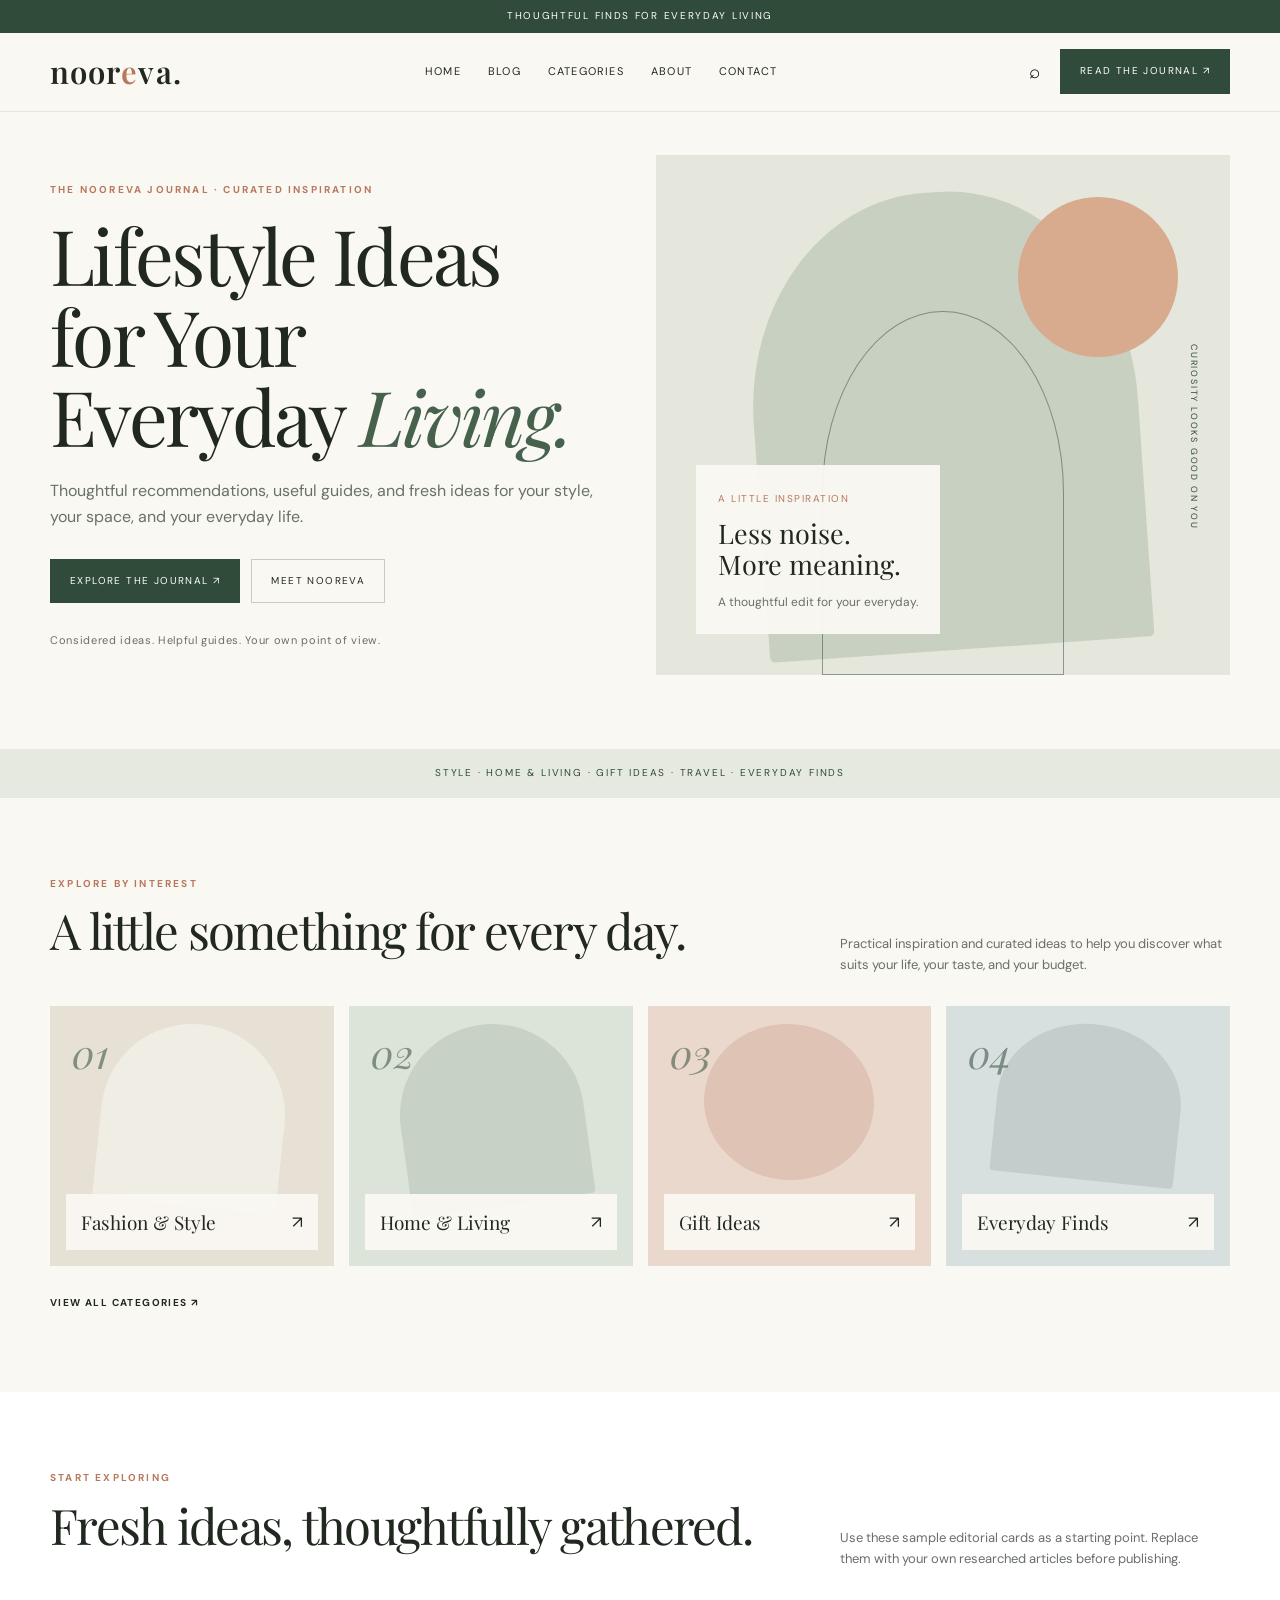
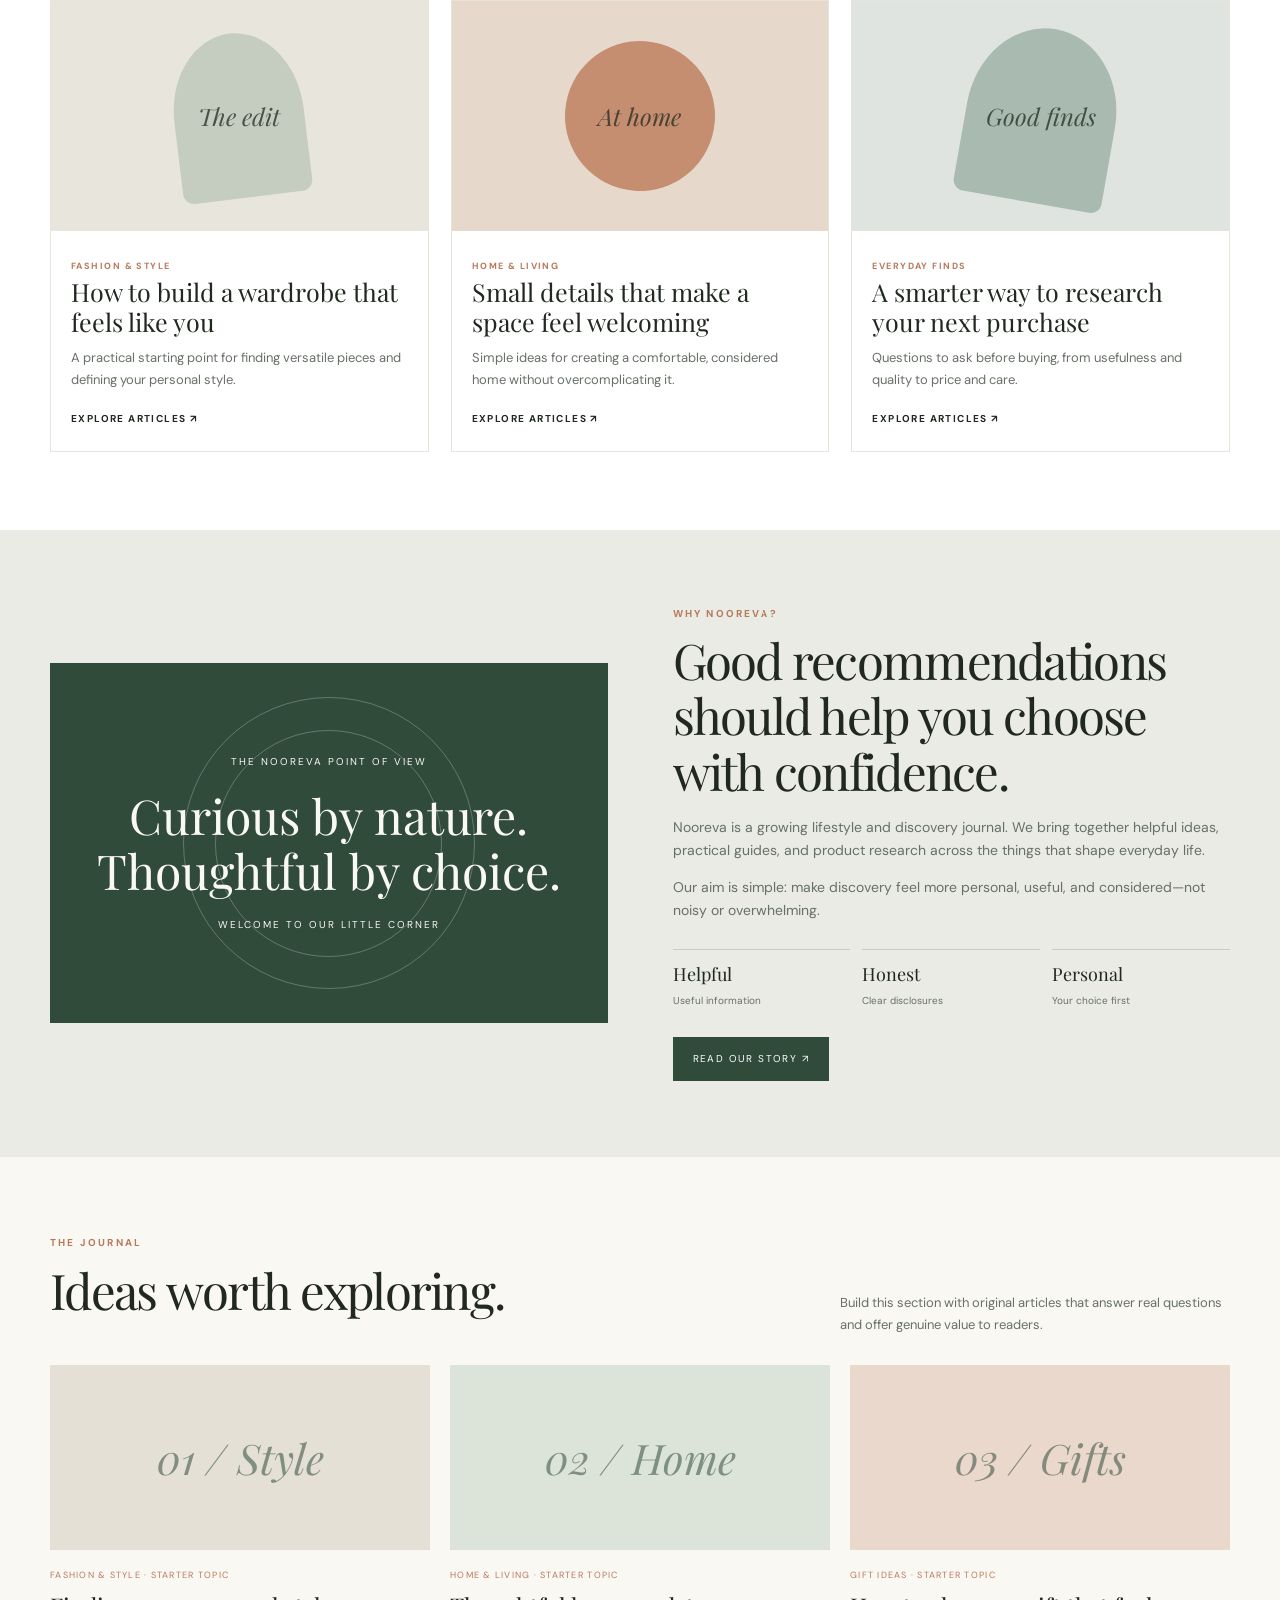
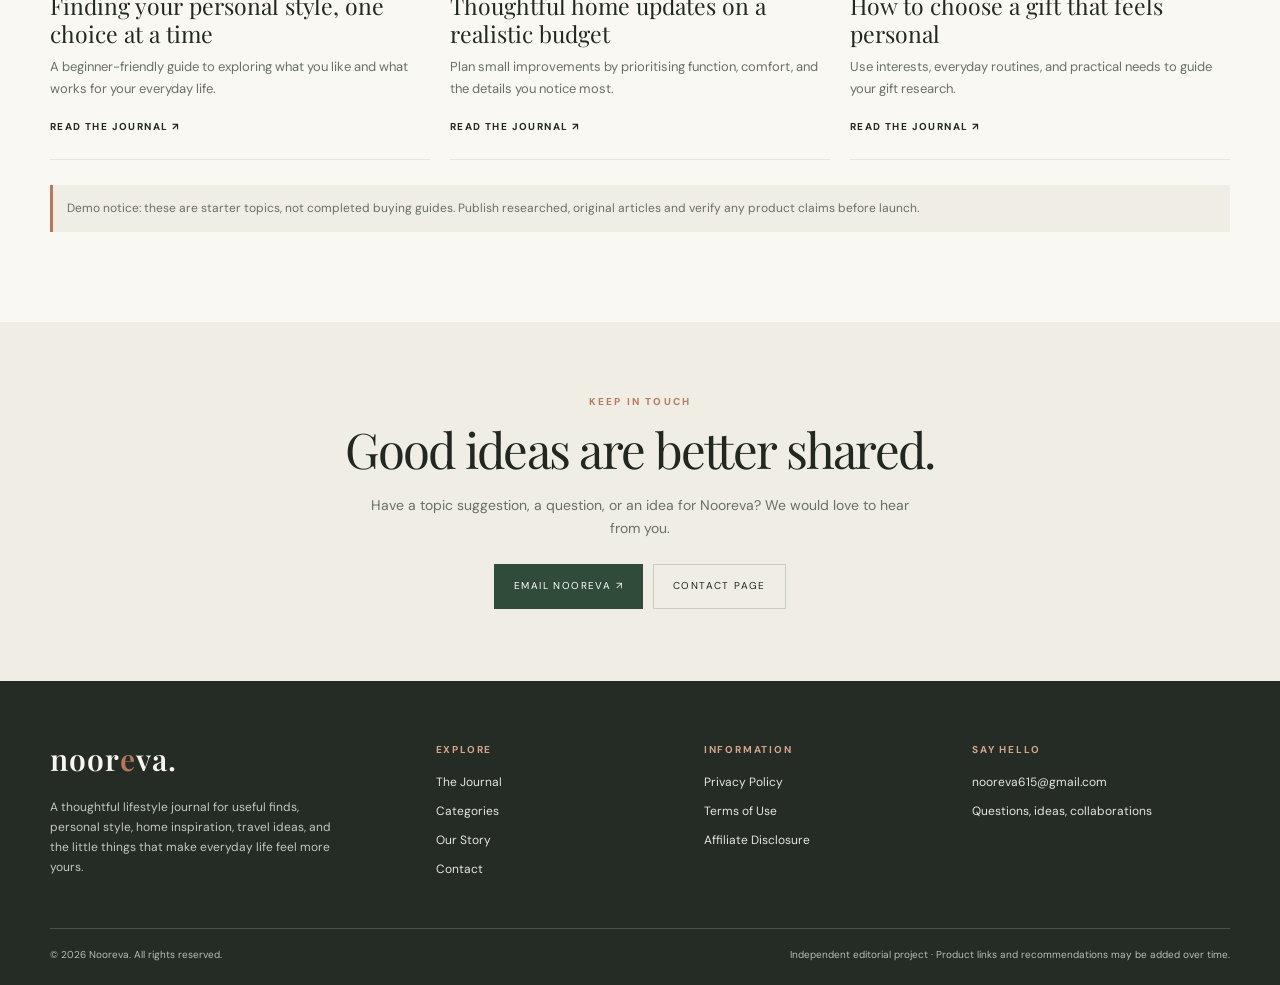
<file: index.html>
<!doctype html><html lang="en"><head><meta charset="utf-8"><meta name="viewport" content="width=device-width,initial-scale=1"><meta name="description" content="Discover practical lifestyle ideas, fashion and style tips, home inspiration, thoughtful gift guides, travel ideas, and useful everyday finds with Nooreva."><meta name="theme-color" content="#faf8f3"><title>Nooreva | Lifestyle Ideas, Fashion, Home & Gift Guides</title><link rel="stylesheet" href="styles.css"></head><body><div class="topline">Thoughtful finds for everyday living</div>
<header class="site-header"><div class="wrap nav">
<a class="brand" href="index.html">noor<span class="dot">e</span>va.</a>
<nav class="navlinks" aria-label="Main navigation">
<a href="index.html">Home</a><a href="blog.html">Blog</a><a href="categories.html">Categories</a><a href="about.html">About</a><a href="contact.html">Contact</a>
</nav>
<div class="navright"><button class="search-toggle" aria-label="Toggle site search">⌕</button><a class="btn" href="blog.html">Read the journal ↗</a><button class="menu-toggle" aria-label="Open navigation" aria-expanded="false">☰</button></div>
</div><div class="wrap search-panel"><form class="search-form" action="blog.html"><input name="q" placeholder="Search articles and ideas…" aria-label="Search articles"><button class="btn" type="submit">Search</button></form></div></header><main><section class="wrap hero" id="home"><div class="hero-copy"><div class="eyebrow">The Nooreva journal · Curated inspiration</div><h1>Lifestyle Ideas for Your Everyday <em>Living.</em></h1><p class="lead">Thoughtful recommendations, useful guides, and fresh ideas for your style, your space, and your everyday life.</p><div class="hero-actions"><a class="btn" href="blog.html">Explore the journal ↗</a><a class="btn btn-outline" href="about.html">Meet Nooreva</a></div><div class="hero-meta">Considered ideas. Helpful guides. Your own point of view.</div></div><div class="hero-visual" role="img" aria-label="Abstract earthy editorial artwork"><div class="hero-sun"></div><div class="hero-arch"></div><div class="hero-words"><small>A little inspiration</small><strong>Less noise.<br>More meaning.</strong><span class="muted" style="font-size:12px">A thoughtful edit for your everyday.</span></div><div class="vertical-label">Curiosity looks good on you</div></div></section>
<div class="strip">Style · Home & Living · Gift Ideas · Travel · Everyday Finds</div>
<section class="section wrap" id="categories"><div class="section-head"><div><div class="eyebrow">Explore by interest</div><h2>A little something for every day.</h2></div><p>Practical inspiration and curated ideas to help you discover what suits your life, your taste, and your budget.</p></div><div class="category-grid">
<a class="category-card" href="blog.html?category=style"><span class="category-number">01</span><div class="category-label"><b>Fashion & Style</b><span>↗</span></div></a>
<a class="category-card" href="blog.html?category=home"><span class="category-number">02</span><div class="category-label"><b>Home & Living</b><span>↗</span></div></a>
<a class="category-card" href="blog.html?category=gifts"><span class="category-number">03</span><div class="category-label"><b>Gift Ideas</b><span>↗</span></div></a>
<a class="category-card" href="blog.html?category=everyday"><span class="category-number">04</span><div class="category-label"><b>Everyday Finds</b><span>↗</span></div></a>
</div><div style="margin-top:22px"><a class="text-link" href="categories.html">View all categories ↗</a></div></section>
<section class="section" style="background:#fff"><div class="wrap"><div class="section-head"><div><div class="eyebrow">Start exploring</div><h2>Fresh ideas, thoughtfully gathered.</h2></div><p>Use these sample editorial cards as a starting point. Replace them with your own researched articles before publishing.</p></div><div class="feature-grid">
<article class="feature-card"><div class="feature-image"><span class="image-word">The edit</span></div><div class="feature-content"><span class="tag">Fashion & Style</span><h3>How to build a wardrobe that feels like you</h3><p>A practical starting point for finding versatile pieces and defining your personal style.</p><a class="text-link" href="blog.html">Explore articles ↗</a></div></article>
<article class="feature-card"><div class="feature-image"><span class="image-word">At home</span></div><div class="feature-content"><span class="tag">Home & Living</span><h3>Small details that make a space feel welcoming</h3><p>Simple ideas for creating a comfortable, considered home without overcomplicating it.</p><a class="text-link" href="blog.html">Explore articles ↗</a></div></article>
<article class="feature-card"><div class="feature-image"><span class="image-word">Good finds</span></div><div class="feature-content"><span class="tag">Everyday Finds</span><h3>A smarter way to research your next purchase</h3><p>Questions to ask before buying, from usefulness and quality to price and care.</p><a class="text-link" href="blog.html">Explore articles ↗</a></div></article>
</div></div></section>
<section class="split-story"><div class="wrap story-inner"><div class="story-art"><span>The Nooreva point of view</span><strong>Curious by nature.<br>Thoughtful by choice.</strong><span>Welcome to our little corner</span></div><div class="story-copy"><div class="eyebrow">Why Nooreva?</div><h2>Good recommendations should help you choose with confidence.</h2><p>Nooreva is a growing lifestyle and discovery journal. We bring together helpful ideas, practical guides, and product research across the things that shape everyday life.</p><p>Our aim is simple: make discovery feel more personal, useful, and considered—not noisy or overwhelming.</p><div class="story-points"><div><b>Helpful</b><small>Useful information</small></div><div><b>Honest</b><small>Clear disclosures</small></div><div><b>Personal</b><small>Your choice first</small></div></div><div style="margin-top:25px"><a class="btn" href="about.html">Read our story ↗</a></div></div></div></section>
<section class="section wrap"><div class="section-head"><div><div class="eyebrow">The journal</div><h2>Ideas worth exploring.</h2></div><p>Build this section with original articles that answer real questions and offer genuine value to readers.</p></div><div class="article-grid">
<a class="article-card" href="blog.html"><div class="article-art"><span>01 / Style</span></div><div class="article-meta">Fashion & Style · Starter topic</div><h3>Finding your personal style, one choice at a time</h3><p>A beginner-friendly guide to exploring what you like and what works for your everyday life.</p><span class="text-link">Read the journal ↗</span></a>
<a class="article-card" href="blog.html"><div class="article-art"><span>02 / Home</span></div><div class="article-meta">Home & Living · Starter topic</div><h3>Thoughtful home updates on a realistic budget</h3><p>Plan small improvements by prioritising function, comfort, and the details you notice most.</p><span class="text-link">Read the journal ↗</span></a>
<a class="article-card" href="blog.html"><div class="article-art"><span>03 / Gifts</span></div><div class="article-meta">Gift Ideas · Starter topic</div><h3>How to choose a gift that feels personal</h3><p>Use interests, everyday routines, and practical needs to guide your gift research.</p><span class="text-link">Read the journal ↗</span></a>
</div><p class="legal-note" style="margin-top:25px">Demo notice: these are starter topics, not completed buying guides. Publish researched, original articles and verify any product claims before launch.</p></section>
<section class="newsletter"><div class="eyebrow">Keep in touch</div><h2>Good ideas are better shared.</h2><p class="lead">Have a topic suggestion, a question, or an idea for Nooreva? We would love to hear from you.</p><div class="newsletter-actions"><a class="btn" href="mailto:nooreva615@gmail.com?subject=Hello%20Nooreva">Email Nooreva ↗</a><a class="btn btn-outline" href="contact.html">Contact page</a></div></section></main><footer class="footer"><div class="wrap"><div class="footer-grid">
<div class="footer-brand"><a class="brand" href="index.html">noor<span class="dot">e</span>va.</a><p>A thoughtful lifestyle journal for useful finds, personal style, home inspiration, travel ideas, and the little things that make everyday life feel more yours.</p></div>
<div><h4>Explore</h4><div class="footer-links"><a href="blog.html">The Journal</a><a href="categories.html">Categories</a><a href="about.html">Our Story</a><a href="contact.html">Contact</a></div></div>
<div><h4>Information</h4><div class="footer-links"><a href="privacy.html">Privacy Policy</a><a href="terms.html">Terms of Use</a><a href="affiliate-disclosure.html">Affiliate Disclosure</a></div></div>
<div><h4>Say hello</h4><div class="footer-links"><a href="mailto:nooreva615@gmail.com">nooreva615@gmail.com</a><span>Questions, ideas, collaborations</span></div></div>
</div><div class="footer-bottom"><span>© <span data-year>2026</span> Nooreva. All rights reserved.</span><span>Independent editorial project · Product links and recommendations may be added over time.</span></div></div></footer><script src="script.js"></script></body></html>
</file>
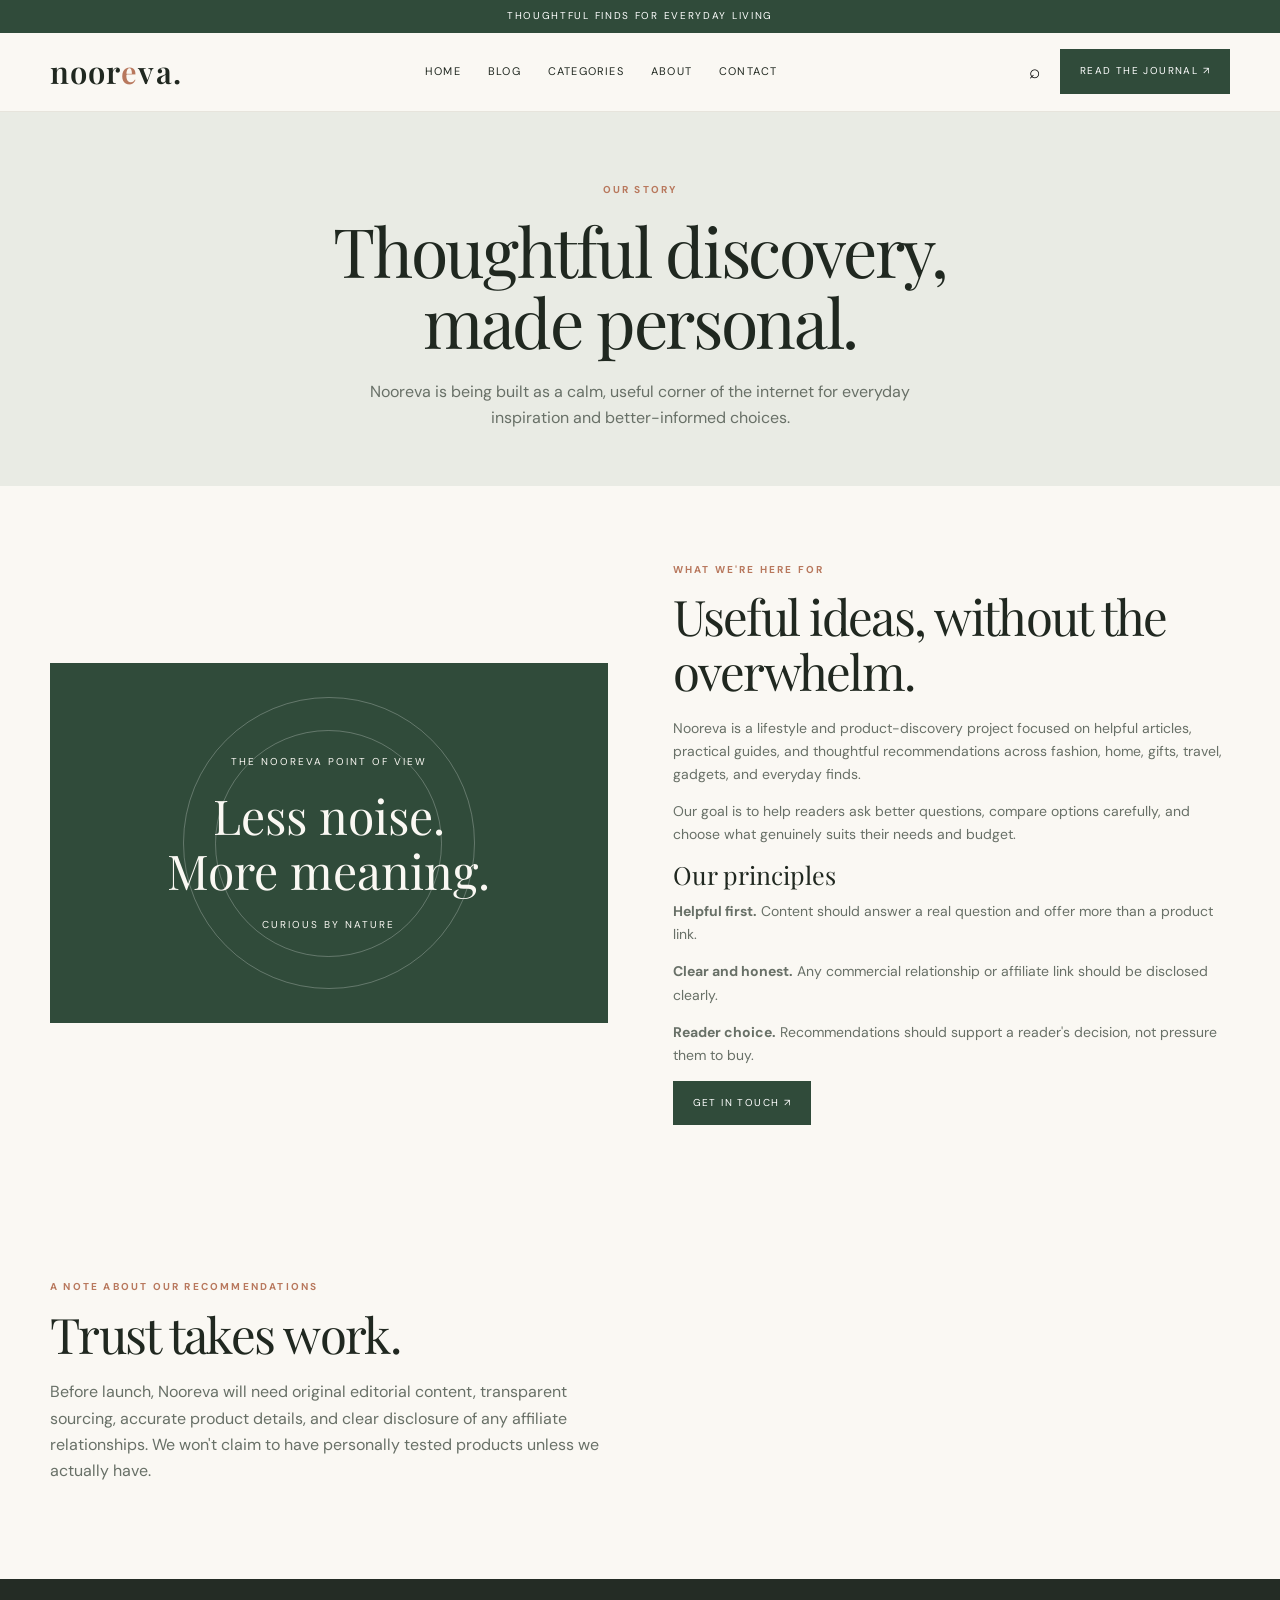
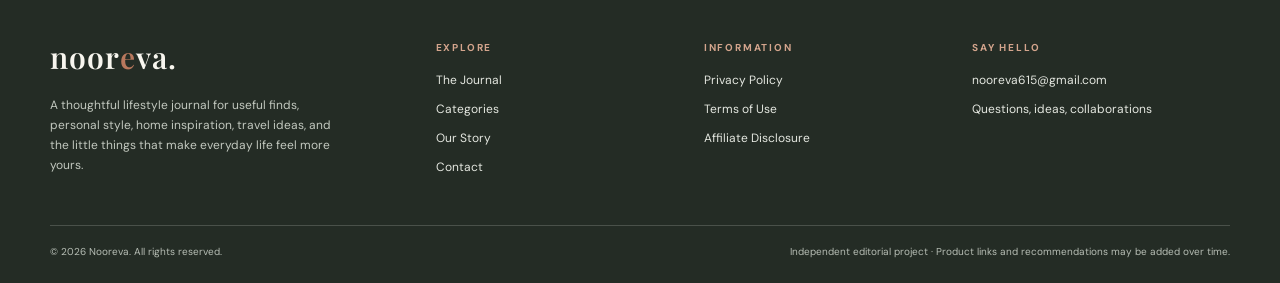
<file: about.html>
<!doctype html><html lang="en"><head><meta charset="utf-8"><meta name="viewport" content="width=device-width,initial-scale=1"><meta name="description" content="Discover Nooreva, your guide to everyday lifestyle ideas, fashion tips, home inspiration, thoughtful gifts, travel advice, and helpful product recommendations."><meta name="theme-color" content="#faf8f3"><title>About Nooreva | Our Story & Lifestyle Guides</title><link rel="stylesheet" href="styles.css"></head><body><div class="topline">Thoughtful finds for everyday living</div>
<header class="site-header"><div class="wrap nav">
<a class="brand" href="index.html">noor<span class="dot">e</span>va.</a>
<nav class="navlinks" aria-label="Main navigation">
<a href="index.html">Home</a><a href="blog.html">Blog</a><a href="categories.html">Categories</a><a href="about.html">About</a><a href="contact.html">Contact</a>
</nav>
<div class="navright"><button class="search-toggle" aria-label="Toggle site search">⌕</button><a class="btn" href="blog.html">Read the journal ↗</a><button class="menu-toggle" aria-label="Open navigation" aria-expanded="false">☰</button></div>
</div><div class="wrap search-panel"><form class="search-form" action="blog.html"><input name="q" placeholder="Search articles and ideas…" aria-label="Search articles"><button class="btn" type="submit">Search</button></form></div></header><main><section class="page-hero"><div class="wrap"><div class="eyebrow">Our story</div><h1 style="font-size:clamp(43px,6vw,68px)">Thoughtful discovery,<br>made personal.</h1><p class="lead">Nooreva is being built as a calm, useful corner of the internet for everyday inspiration and better-informed choices.</p></div></section><section class="wrap story-inner"><div class="story-art"><span>The Nooreva point of view</span><strong>Less noise.<br>More meaning.</strong><span>Curious by nature</span></div><div class="story-copy"><div class="eyebrow">What we're here for</div><h2>Useful ideas, without the overwhelm.</h2><p>Nooreva is a lifestyle and product-discovery project focused on helpful articles, practical guides, and thoughtful recommendations across fashion, home, gifts, travel, gadgets, and everyday finds.</p><p>Our goal is to help readers ask better questions, compare options carefully, and choose what genuinely suits their needs and budget.</p><h3>Our principles</h3><p><strong>Helpful first.</strong> Content should answer a real question and offer more than a product link.</p><p><strong>Clear and honest.</strong> Any commercial relationship or affiliate link should be disclosed clearly.</p><p><strong>Reader choice.</strong> Recommendations should support a reader's decision, not pressure them to buy.</p><a class="btn" href="contact.html">Get in touch ↗</a></div></section><section class="section wrap"><div class="eyebrow">A note about our recommendations</div><h2>Trust takes work.</h2><p class="lead">Before launch, Nooreva will need original editorial content, transparent sourcing, accurate product details, and clear disclosure of any affiliate relationships. We won't claim to have personally tested products unless we actually have.</p></section></main><footer class="footer"><div class="wrap"><div class="footer-grid">
<div class="footer-brand"><a class="brand" href="index.html">noor<span class="dot">e</span>va.</a><p>A thoughtful lifestyle journal for useful finds, personal style, home inspiration, travel ideas, and the little things that make everyday life feel more yours.</p></div>
<div><h4>Explore</h4><div class="footer-links"><a href="blog.html">The Journal</a><a href="categories.html">Categories</a><a href="about.html">Our Story</a><a href="contact.html">Contact</a></div></div>
<div><h4>Information</h4><div class="footer-links"><a href="privacy.html">Privacy Policy</a><a href="terms.html">Terms of Use</a><a href="affiliate-disclosure.html">Affiliate Disclosure</a></div></div>
<div><h4>Say hello</h4><div class="footer-links"><a href="mailto:nooreva615@gmail.com">nooreva615@gmail.com</a><span>Questions, ideas, collaborations</span></div></div>
</div><div class="footer-bottom"><span>© <span data-year>2026</span> Nooreva. All rights reserved.</span><span>Independent editorial project · Product links and recommendations may be added over time.</span></div></div></footer><script src="script.js"></script></body></html>
</file>
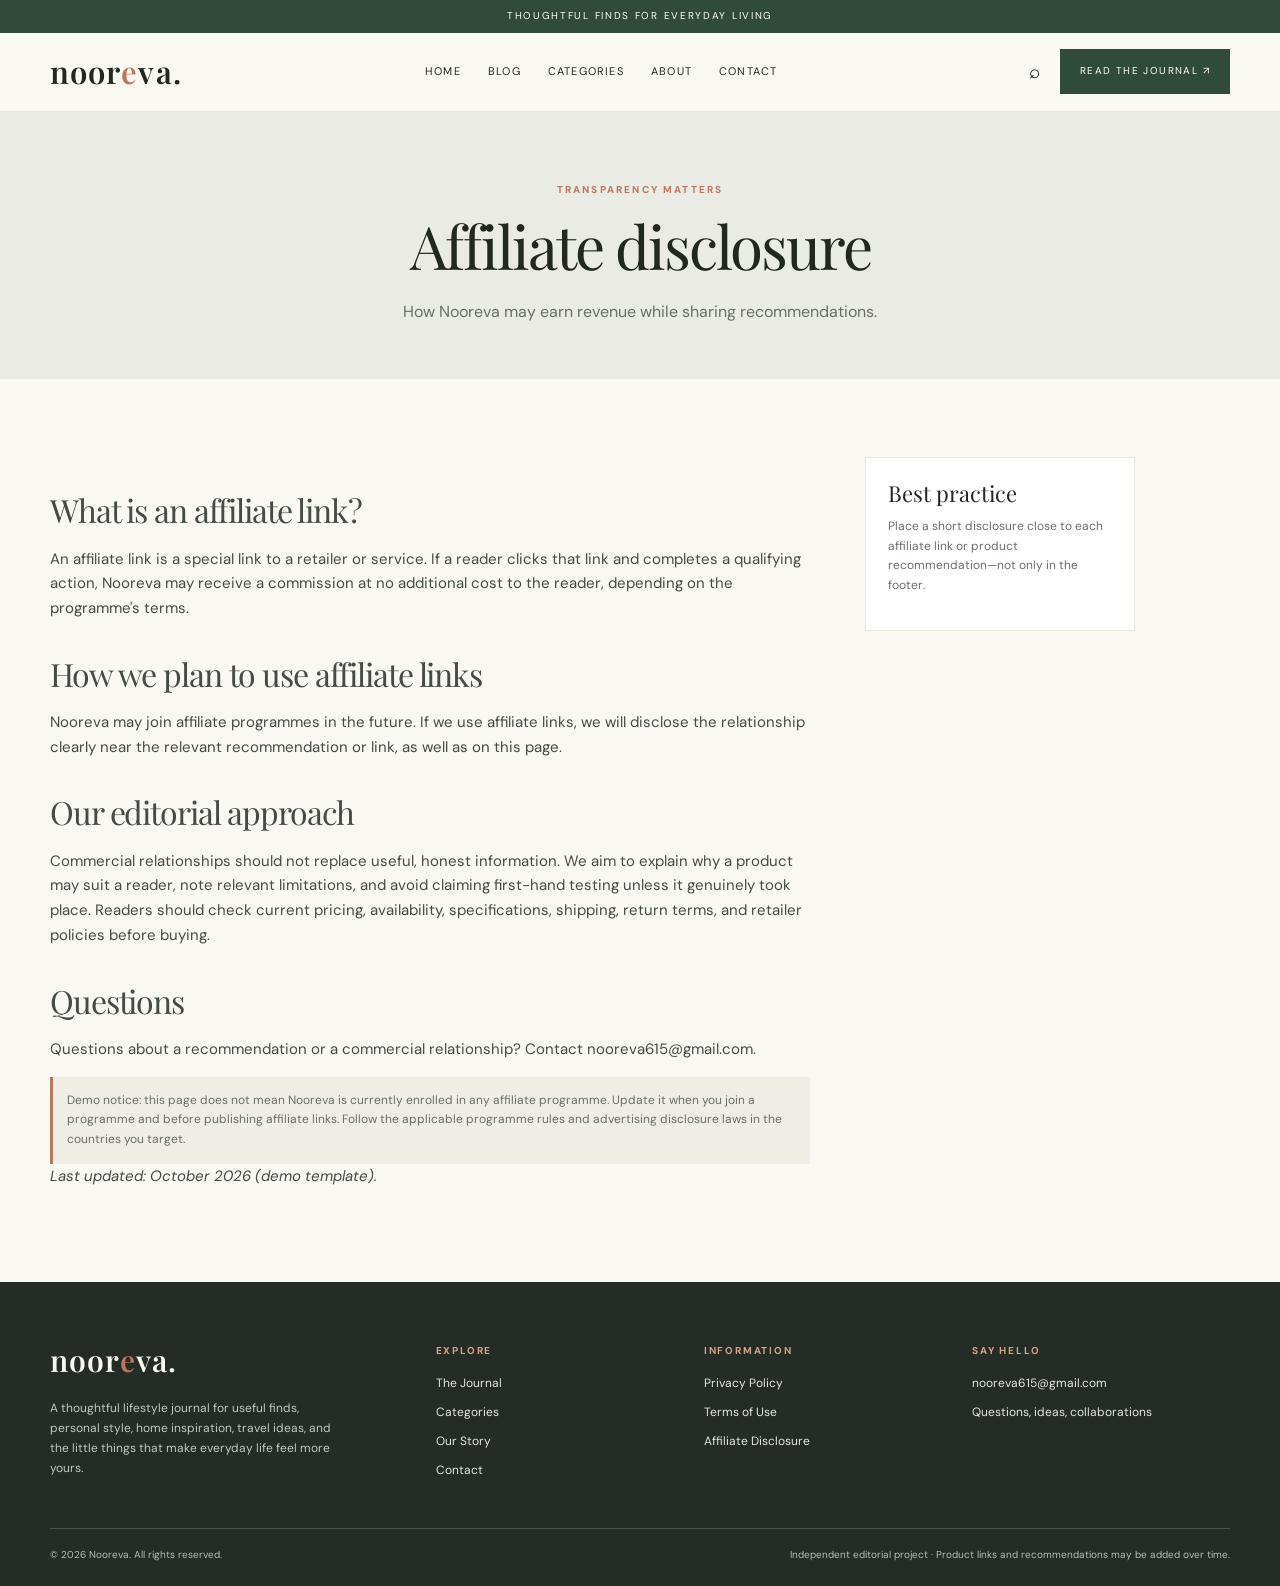
<file: affiliate-disclosure.html>
<!doctype html><html lang="en"><head><meta charset="utf-8"><meta name="viewport" content="width=device-width,initial-scale=1"><meta name="description" content="Learn about Nooreva's affiliate disclosure, how affiliate links work, potential commissions, and our commitment to transparent product recommendations."><meta name="theme-color" content="#faf8f3"><title>Nooreva Affiliate Disclosure | Commissions & Transparency</title><link rel="stylesheet" href="styles.css"></head><body><div class="topline">Thoughtful finds for everyday living</div>
<header class="site-header"><div class="wrap nav">
<a class="brand" href="index.html">noor<span class="dot">e</span>va.</a>
<nav class="navlinks" aria-label="Main navigation">
<a href="index.html">Home</a><a href="blog.html">Blog</a><a href="categories.html">Categories</a><a href="about.html">About</a><a href="contact.html">Contact</a>
</nav>
<div class="navright"><button class="search-toggle" aria-label="Toggle site search">⌕</button><a class="btn" href="blog.html">Read the journal ↗</a><button class="menu-toggle" aria-label="Open navigation" aria-expanded="false">☰</button></div>
</div><div class="wrap search-panel"><form class="search-form" action="blog.html"><input name="q" placeholder="Search articles and ideas…" aria-label="Search articles"><button class="btn" type="submit">Search</button></form></div></header><main><section class="page-hero"><div class="wrap"><div class="eyebrow">Transparency matters</div><h1 style="font-size:clamp(42px,5vw,60px)">Affiliate disclosure</h1><p class="lead">How Nooreva may earn revenue while sharing recommendations.</p></div></section><section class="section wrap"><div class="content-layout"><article class="prose"><h2>What is an affiliate link?</h2><p>An affiliate link is a special link to a retailer or service. If a reader clicks that link and completes a qualifying action, Nooreva may receive a commission at no additional cost to the reader, depending on the programme's terms.</p><h2>How we plan to use affiliate links</h2><p>Nooreva may join affiliate programmes in the future. If we use affiliate links, we will disclose the relationship clearly near the relevant recommendation or link, as well as on this page.</p><h2>Our editorial approach</h2><p>Commercial relationships should not replace useful, honest information. We aim to explain why a product may suit a reader, note relevant limitations, and avoid claiming first-hand testing unless it genuinely took place. Readers should check current pricing, availability, specifications, shipping, return terms, and retailer policies before buying.</p><h2>Questions</h2><p>Questions about a recommendation or a commercial relationship? Contact <a href="mailto:nooreva615@gmail.com">nooreva615@gmail.com</a>.</p><div class="legal-note">Demo notice: this page does not mean Nooreva is currently enrolled in any affiliate programme. Update it when you join a programme and before publishing affiliate links. Follow the applicable programme rules and advertising disclosure laws in the countries you target.</div><p><em>Last updated: October 2026 (demo template).</em></p></article><aside class="sidebar"><h3>Best practice</h3><p>Place a short disclosure close to each affiliate link or product recommendation—not only in the footer.</p></aside></div></section></main><footer class="footer"><div class="wrap"><div class="footer-grid">
<div class="footer-brand"><a class="brand" href="index.html">noor<span class="dot">e</span>va.</a><p>A thoughtful lifestyle journal for useful finds, personal style, home inspiration, travel ideas, and the little things that make everyday life feel more yours.</p></div>
<div><h4>Explore</h4><div class="footer-links"><a href="blog.html">The Journal</a><a href="categories.html">Categories</a><a href="about.html">Our Story</a><a href="contact.html">Contact</a></div></div>
<div><h4>Information</h4><div class="footer-links"><a href="privacy.html">Privacy Policy</a><a href="terms.html">Terms of Use</a><a href="affiliate-disclosure.html">Affiliate Disclosure</a></div></div>
<div><h4>Say hello</h4><div class="footer-links"><a href="mailto:nooreva615@gmail.com">nooreva615@gmail.com</a><span>Questions, ideas, collaborations</span></div></div>
</div><div class="footer-bottom"><span>© <span data-year>2026</span> Nooreva. All rights reserved.</span><span>Independent editorial project · Product links and recommendations may be added over time.</span></div></div></footer><script src="script.js"></script></body></html>
</file>
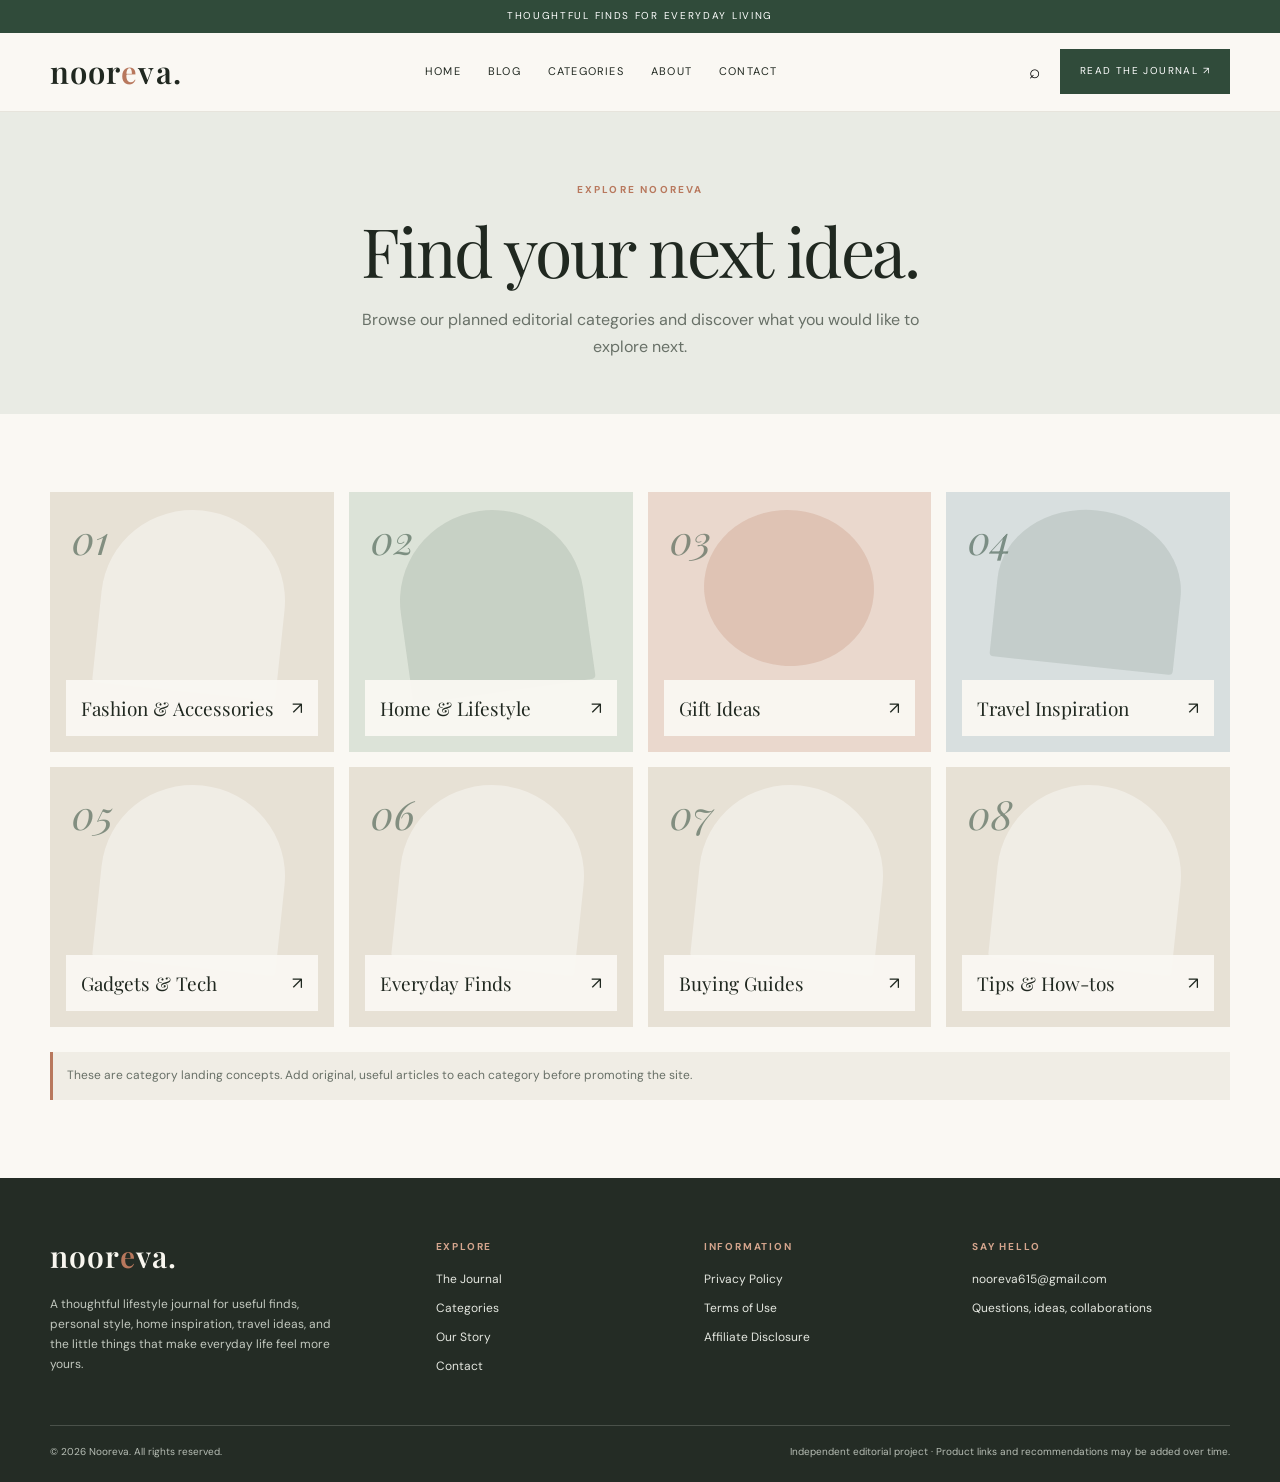
<file: categories.html>
<!doctype html><html lang="en"><head><meta charset="utf-8"><meta name="viewport" content="width=device-width,initial-scale=1"><meta name="description" content="Explore Nooreva's lifestyle categories, including fashion and accessories, home inspiration, gift ideas, travel tips, gadgets, buying guides, and everyday finds."><meta name="theme-color" content="#faf8f3"><title>Lifestyle Categories | Fashion, Home & Gifts | Nooreva</title><link rel="stylesheet" href="styles.css"></head><body><div class="topline">Thoughtful finds for everyday living</div>
<header class="site-header"><div class="wrap nav">
<a class="brand" href="index.html">noor<span class="dot">e</span>va.</a>
<nav class="navlinks" aria-label="Main navigation">
<a href="index.html">Home</a><a href="blog.html">Blog</a><a href="categories.html">Categories</a><a href="about.html">About</a><a href="contact.html">Contact</a>
</nav>
<div class="navright"><button class="search-toggle" aria-label="Toggle site search">⌕</button><a class="btn" href="blog.html">Read the journal ↗</a><button class="menu-toggle" aria-label="Open navigation" aria-expanded="false">☰</button></div>
</div><div class="wrap search-panel"><form class="search-form" action="blog.html"><input name="q" placeholder="Search articles and ideas…" aria-label="Search articles"><button class="btn" type="submit">Search</button></form></div></header><main><section class="page-hero"><div class="wrap"><div class="eyebrow">Explore Nooreva</div><h1 style="font-size:clamp(43px,6vw,68px)">Find your next idea.</h1><p class="lead">Browse our planned editorial categories and discover what you would like to explore next.</p></div></section><section class="section wrap"><div class="category-grid">
<a class="category-card" href="blog.html"><span class="category-number">01</span><div class="category-label"><b>Fashion & Accessories</b><span>↗</span></div></a><a class="category-card" href="blog.html"><span class="category-number">02</span><div class="category-label"><b>Home & Lifestyle</b><span>↗</span></div></a><a class="category-card" href="blog.html"><span class="category-number">03</span><div class="category-label"><b>Gift Ideas</b><span>↗</span></div></a><a class="category-card" href="blog.html"><span class="category-number">04</span><div class="category-label"><b>Travel Inspiration</b><span>↗</span></div></a><a class="category-card" href="blog.html"><span class="category-number">05</span><div class="category-label"><b>Gadgets & Tech</b><span>↗</span></div></a><a class="category-card" href="blog.html"><span class="category-number">06</span><div class="category-label"><b>Everyday Finds</b><span>↗</span></div></a><a class="category-card" href="blog.html"><span class="category-number">07</span><div class="category-label"><b>Buying Guides</b><span>↗</span></div></a><a class="category-card" href="blog.html"><span class="category-number">08</span><div class="category-label"><b>Tips & How-tos</b><span>↗</span></div></a></div><div class="legal-note" style="margin-top:25px">These are category landing concepts. Add original, useful articles to each category before promoting the site.</div></section></main><footer class="footer"><div class="wrap"><div class="footer-grid">
<div class="footer-brand"><a class="brand" href="index.html">noor<span class="dot">e</span>va.</a><p>A thoughtful lifestyle journal for useful finds, personal style, home inspiration, travel ideas, and the little things that make everyday life feel more yours.</p></div>
<div><h4>Explore</h4><div class="footer-links"><a href="blog.html">The Journal</a><a href="categories.html">Categories</a><a href="about.html">Our Story</a><a href="contact.html">Contact</a></div></div>
<div><h4>Information</h4><div class="footer-links"><a href="privacy.html">Privacy Policy</a><a href="terms.html">Terms of Use</a><a href="affiliate-disclosure.html">Affiliate Disclosure</a></div></div>
<div><h4>Say hello</h4><div class="footer-links"><a href="mailto:nooreva615@gmail.com">nooreva615@gmail.com</a><span>Questions, ideas, collaborations</span></div></div>
</div><div class="footer-bottom"><span>© <span data-year>2026</span> Nooreva. All rights reserved.</span><span>Independent editorial project · Product links and recommendations may be added over time.</span></div></div></footer><script src="script.js"></script></body></html>
</file>
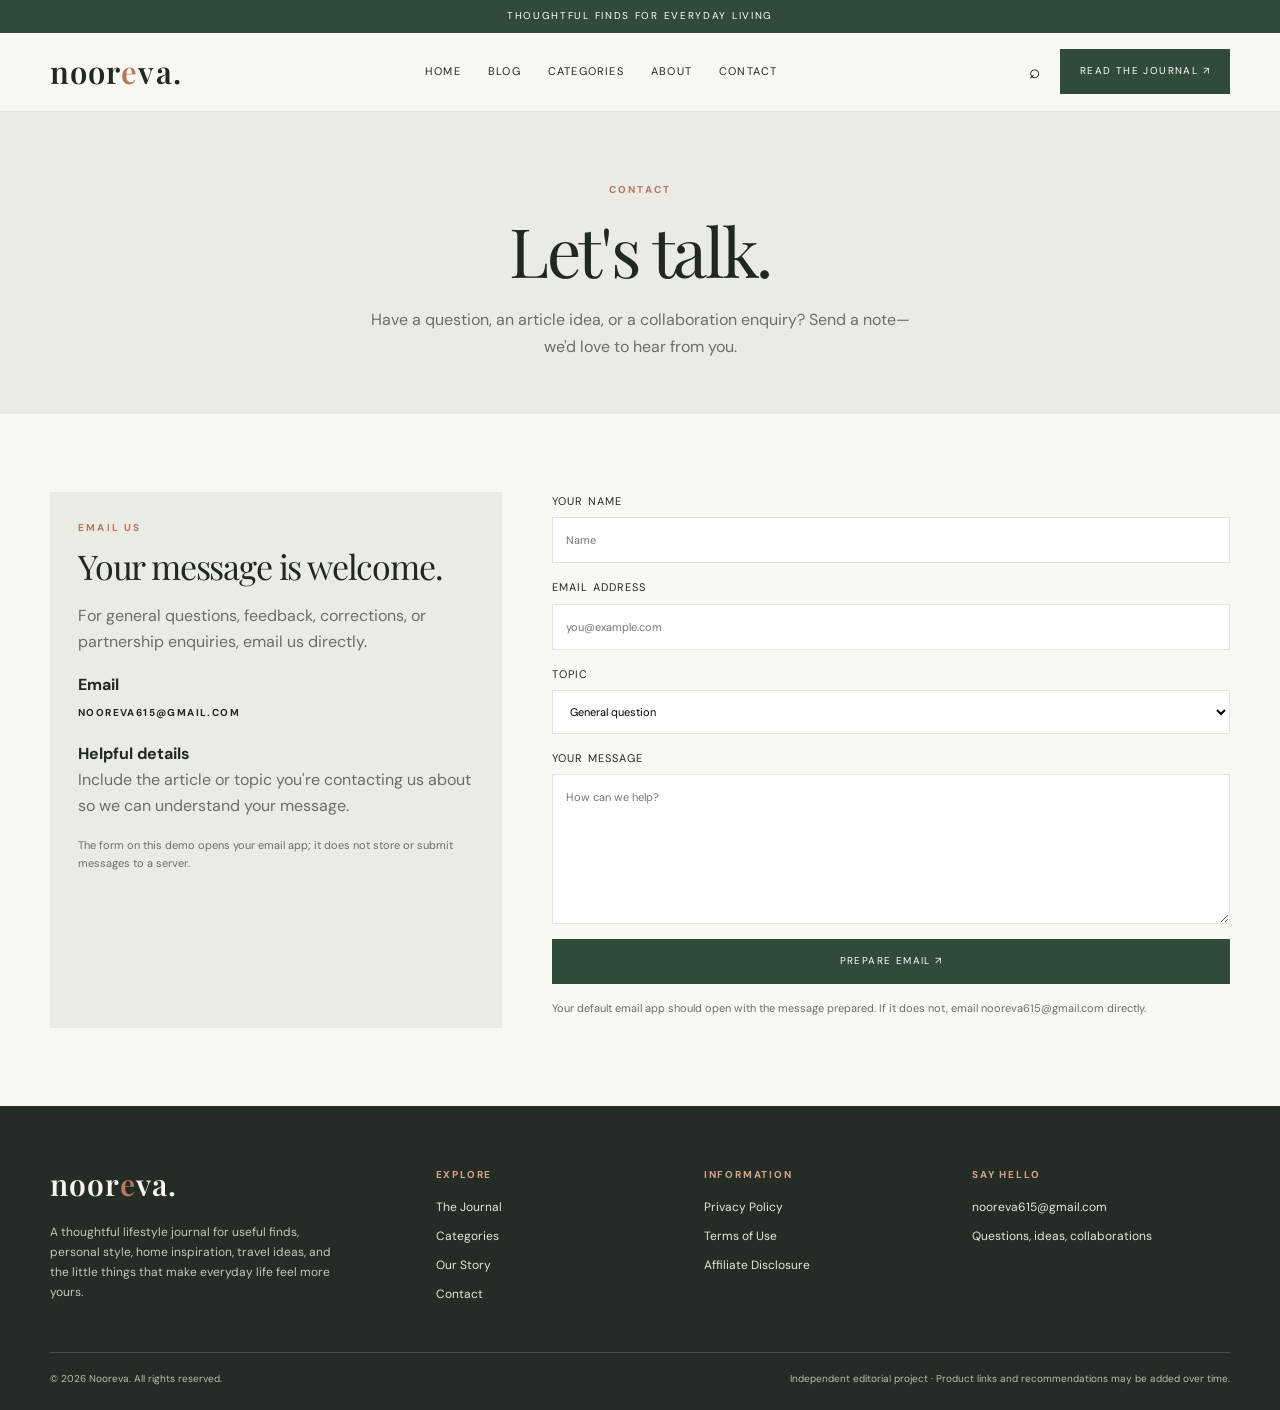
<file: contact.html>
<!doctype html><html lang="en"><head><meta charset="utf-8"><meta name="viewport" content="width=device-width,initial-scale=1"><meta name="description" content="Contact Nooreva for questions, lifestyle article suggestions, feedback, corrections, and collaboration enquiries. We're happy to hear from you."><meta name="theme-color" content="#faf8f3"><title>Contact Nooreva | Questions, Feedback & Collaborations</title><link rel="stylesheet" href="styles.css"></head><body><div class="topline">Thoughtful finds for everyday living</div>
<header class="site-header"><div class="wrap nav">
<a class="brand" href="index.html">noor<span class="dot">e</span>va.</a>
<nav class="navlinks" aria-label="Main navigation">
<a href="index.html">Home</a><a href="blog.html">Blog</a><a href="categories.html">Categories</a><a href="about.html">About</a><a href="contact.html">Contact</a>
</nav>
<div class="navright"><button class="search-toggle" aria-label="Toggle site search">⌕</button><a class="btn" href="blog.html">Read the journal ↗</a><button class="menu-toggle" aria-label="Open navigation" aria-expanded="false">☰</button></div>
</div><div class="wrap search-panel"><form class="search-form" action="blog.html"><input name="q" placeholder="Search articles and ideas…" aria-label="Search articles"><button class="btn" type="submit">Search</button></form></div></header><main><section class="page-hero"><div class="wrap"><div class="eyebrow">Contact</div><h1 style="font-size:clamp(43px,6vw,68px)">Let's talk.</h1><p class="lead">Have a question, an article idea, or a collaboration enquiry? Send a note—we'd love to hear from you.</p></div></section><section class="section wrap"><div class="contact-grid"><div class="contact-card"><div class="eyebrow">Email us</div><h2 style="font-size:34px">Your message is welcome.</h2><p class="muted">For general questions, feedback, corrections, or partnership enquiries, email us directly.</p><p><strong>Email</strong><br><a class="text-link" href="mailto:nooreva615@gmail.com">nooreva615@gmail.com</a></p><p><strong>Helpful details</strong><br><span class="muted">Include the article or topic you're contacting us about so we can understand your message.</span></p><p class="form-note">The form on this demo opens your email app; it does not store or submit messages to a server.</p></div><form class="contact-form" data-contact-form><label>Your name<input required name="name" autocomplete="name" placeholder="Name"></label><label>Email address<input required name="email" type="email" autocomplete="email" placeholder="you@example.com"></label><label>Topic<select required name="topic"><option value="General question">General question</option><option value="Article suggestion">Article suggestion</option><option value="Correction or feedback">Correction or feedback</option><option value="Collaboration">Collaboration</option></select></label><label>Your message<textarea required name="message" placeholder="How can we help?"></textarea></label><button class="btn" type="submit">Prepare email ↗</button><p class="form-note">Your default email app should open with the message prepared. If it does not, email nooreva615@gmail.com directly.</p></form></div></section></main><footer class="footer"><div class="wrap"><div class="footer-grid">
<div class="footer-brand"><a class="brand" href="index.html">noor<span class="dot">e</span>va.</a><p>A thoughtful lifestyle journal for useful finds, personal style, home inspiration, travel ideas, and the little things that make everyday life feel more yours.</p></div>
<div><h4>Explore</h4><div class="footer-links"><a href="blog.html">The Journal</a><a href="categories.html">Categories</a><a href="about.html">Our Story</a><a href="contact.html">Contact</a></div></div>
<div><h4>Information</h4><div class="footer-links"><a href="privacy.html">Privacy Policy</a><a href="terms.html">Terms of Use</a><a href="affiliate-disclosure.html">Affiliate Disclosure</a></div></div>
<div><h4>Say hello</h4><div class="footer-links"><a href="mailto:nooreva615@gmail.com">nooreva615@gmail.com</a><span>Questions, ideas, collaborations</span></div></div>
</div><div class="footer-bottom"><span>© <span data-year>2026</span> Nooreva. All rights reserved.</span><span>Independent editorial project · Product links and recommendations may be added over time.</span></div></div></footer><script src="script.js"></script></body></html>
</file>
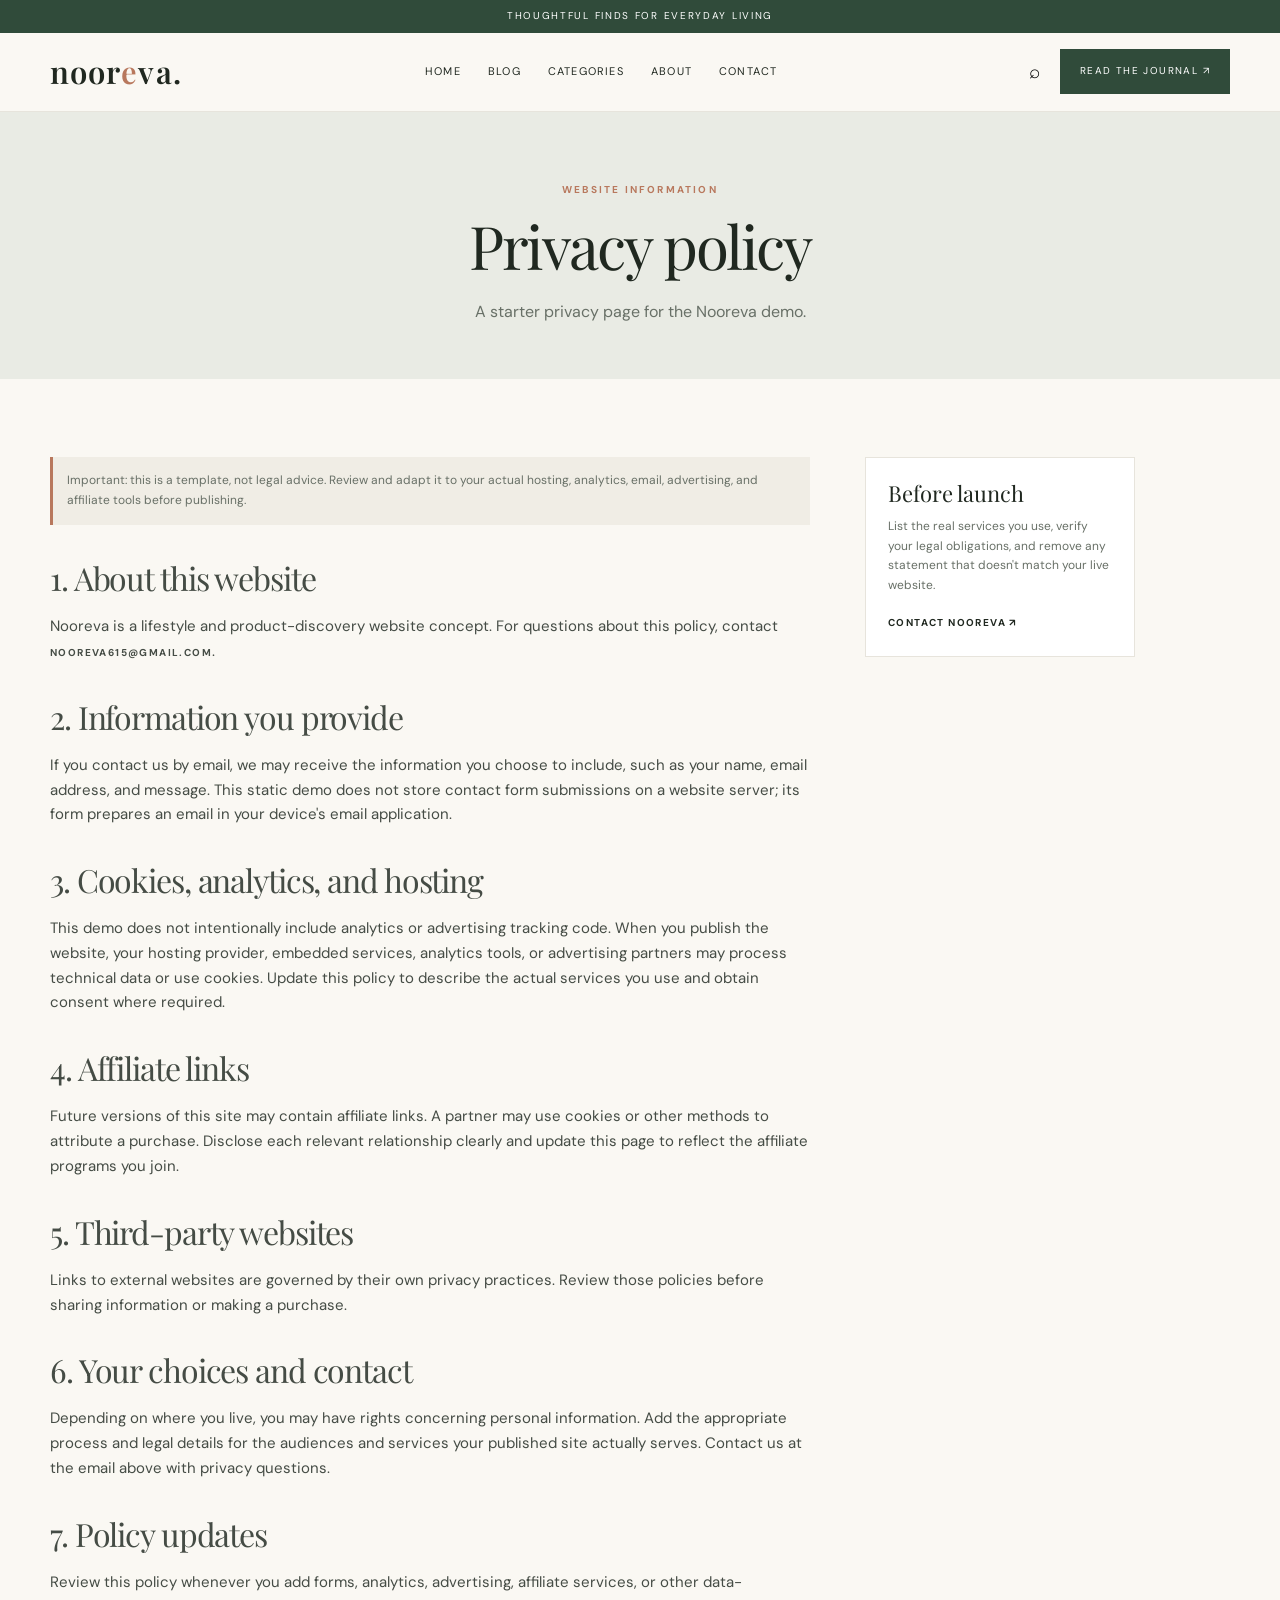
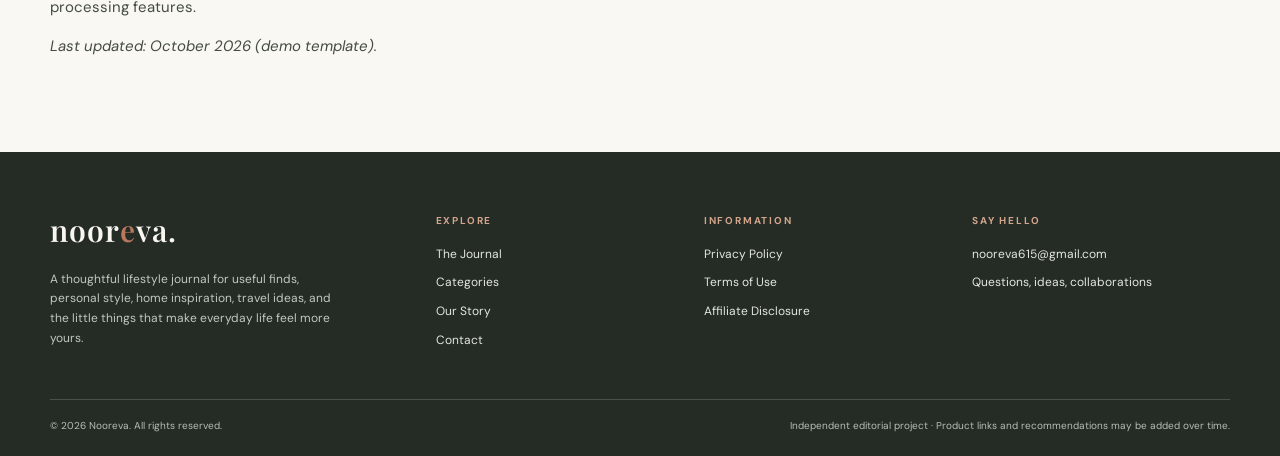
<file: privacy.html>
<!doctype html><html lang="en"><head><meta charset="utf-8"><meta name="viewport" content="width=device-width,initial-scale=1"><meta name="description" content="Read Nooreva's privacy policy to learn how information shared through our website may be handled, including contact messages, cookies, hosting services, and affiliate links."><meta name="theme-color" content="#faf8f3"><title>Nooreva Privacy Policy | Data & Website Privacy</title><link rel="stylesheet" href="styles.css"></head><body><div class="topline">Thoughtful finds for everyday living</div>
<header class="site-header"><div class="wrap nav">
<a class="brand" href="index.html">noor<span class="dot">e</span>va.</a>
<nav class="navlinks" aria-label="Main navigation">
<a href="index.html">Home</a><a href="blog.html">Blog</a><a href="categories.html">Categories</a><a href="about.html">About</a><a href="contact.html">Contact</a>
</nav>
<div class="navright"><button class="search-toggle" aria-label="Toggle site search">⌕</button><a class="btn" href="blog.html">Read the journal ↗</a><button class="menu-toggle" aria-label="Open navigation" aria-expanded="false">☰</button></div>
</div><div class="wrap search-panel"><form class="search-form" action="blog.html"><input name="q" placeholder="Search articles and ideas…" aria-label="Search articles"><button class="btn" type="submit">Search</button></form></div></header><main><section class="page-hero"><div class="wrap"><div class="eyebrow">Website information</div><h1 style="font-size:clamp(42px,5vw,60px)">Privacy policy</h1><p class="lead">A starter privacy page for the Nooreva demo.</p></div></section><section class="section wrap"><div class="content-layout"><article class="prose"><div class="legal-note">Important: this is a template, not legal advice. Review and adapt it to your actual hosting, analytics, email, advertising, and affiliate tools before publishing.</div><h2>1. About this website</h2><p>Nooreva is a lifestyle and product-discovery website concept. For questions about this policy, contact <a class="text-link" href="mailto:nooreva615@gmail.com">nooreva615@gmail.com</a>.</p><h2>2. Information you provide</h2><p>If you contact us by email, we may receive the information you choose to include, such as your name, email address, and message. This static demo does not store contact form submissions on a website server; its form prepares an email in your device's email application.</p><h2>3. Cookies, analytics, and hosting</h2><p>This demo does not intentionally include analytics or advertising tracking code. When you publish the website, your hosting provider, embedded services, analytics tools, or advertising partners may process technical data or use cookies. Update this policy to describe the actual services you use and obtain consent where required.</p><h2>4. Affiliate links</h2><p>Future versions of this site may contain affiliate links. A partner may use cookies or other methods to attribute a purchase. Disclose each relevant relationship clearly and update this page to reflect the affiliate programs you join.</p><h2>5. Third-party websites</h2><p>Links to external websites are governed by their own privacy practices. Review those policies before sharing information or making a purchase.</p><h2>6. Your choices and contact</h2><p>Depending on where you live, you may have rights concerning personal information. Add the appropriate process and legal details for the audiences and services your published site actually serves. Contact us at the email above with privacy questions.</p><h2>7. Policy updates</h2><p>Review this policy whenever you add forms, analytics, advertising, affiliate services, or other data-processing features.</p><p><em>Last updated: October 2026 (demo template).</em></p></article><aside class="sidebar"><h3>Before launch</h3><p>List the real services you use, verify your legal obligations, and remove any statement that doesn't match your live website.</p><a class="text-link" href="contact.html">Contact Nooreva ↗</a></aside></div></section></main><footer class="footer"><div class="wrap"><div class="footer-grid">
<div class="footer-brand"><a class="brand" href="index.html">noor<span class="dot">e</span>va.</a><p>A thoughtful lifestyle journal for useful finds, personal style, home inspiration, travel ideas, and the little things that make everyday life feel more yours.</p></div>
<div><h4>Explore</h4><div class="footer-links"><a href="blog.html">The Journal</a><a href="categories.html">Categories</a><a href="about.html">Our Story</a><a href="contact.html">Contact</a></div></div>
<div><h4>Information</h4><div class="footer-links"><a href="privacy.html">Privacy Policy</a><a href="terms.html">Terms of Use</a><a href="affiliate-disclosure.html">Affiliate Disclosure</a></div></div>
<div><h4>Say hello</h4><div class="footer-links"><a href="mailto:nooreva615@gmail.com">nooreva615@gmail.com</a><span>Questions, ideas, collaborations</span></div></div>
</div><div class="footer-bottom"><span>© <span data-year>2026</span> Nooreva. All rights reserved.</span><span>Independent editorial project · Product links and recommendations may be added over time.</span></div></div></footer><script src="script.js"></script></body></html>
</file>
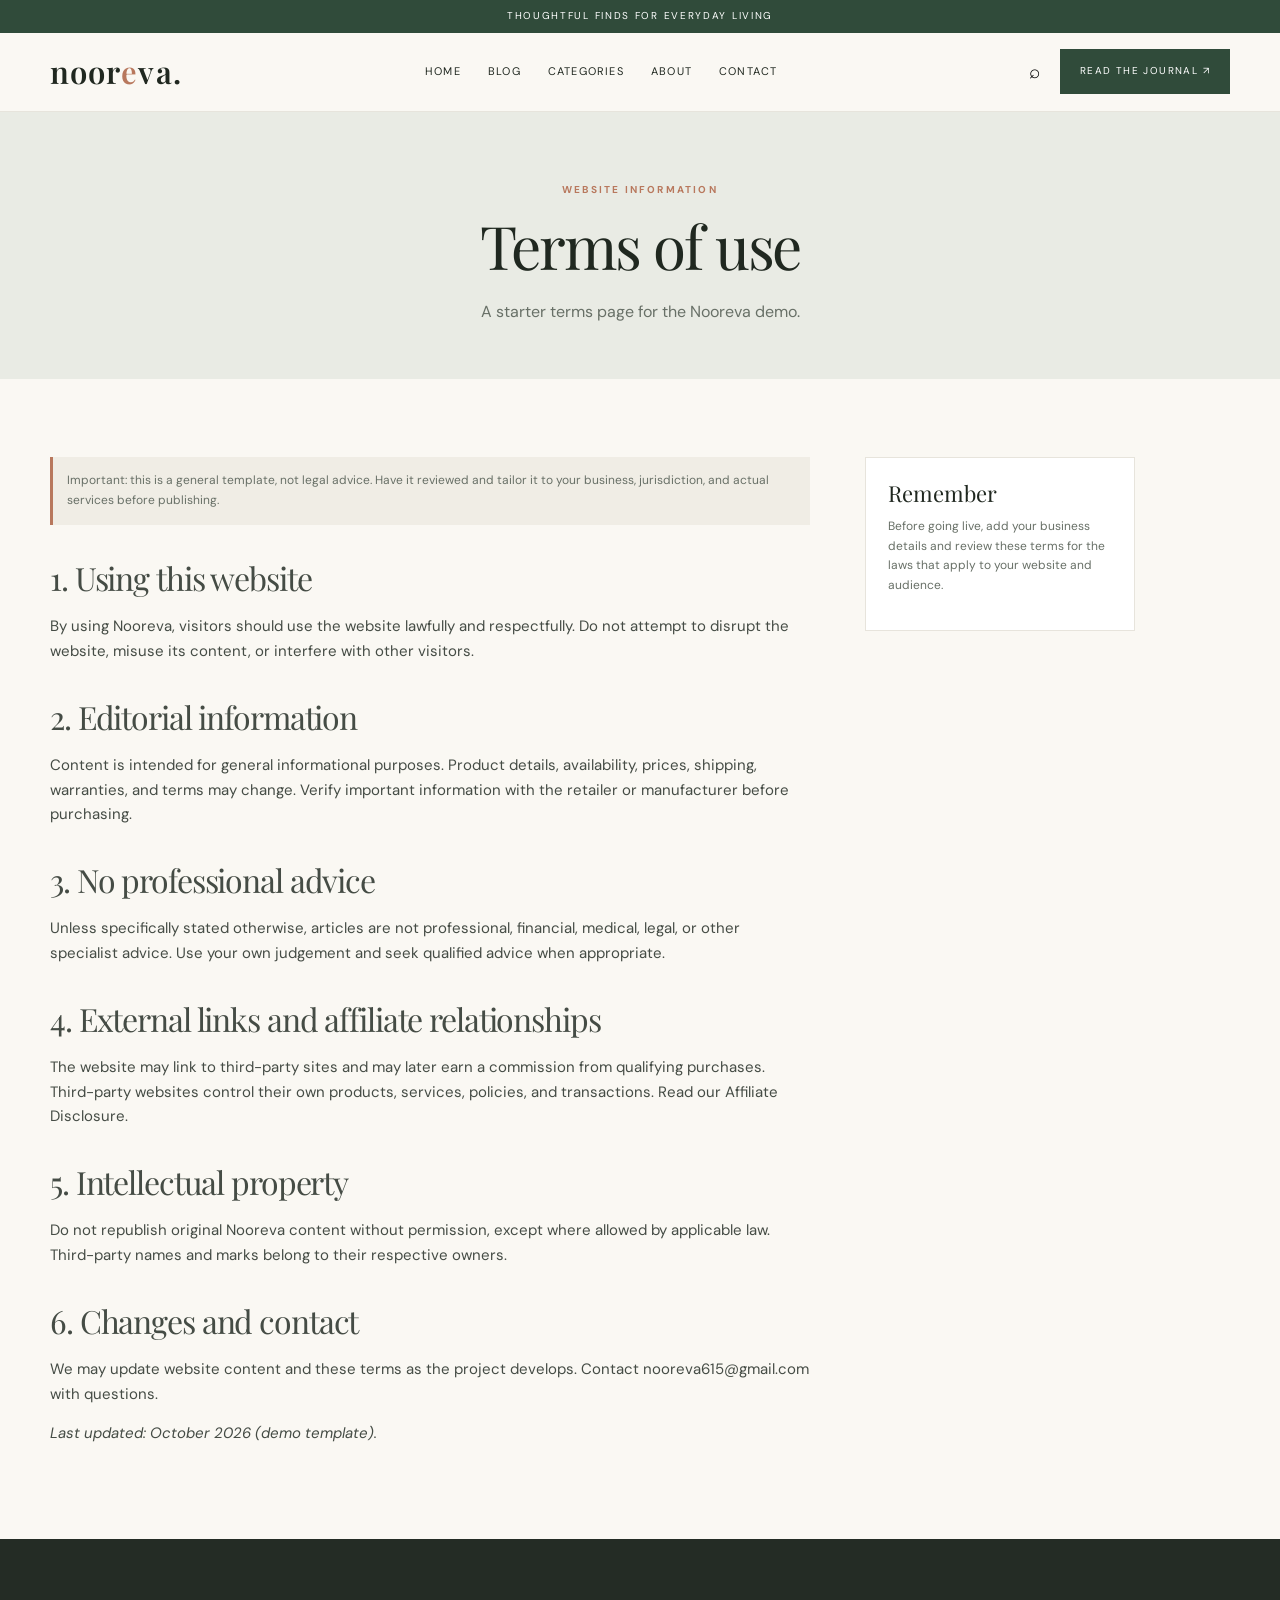
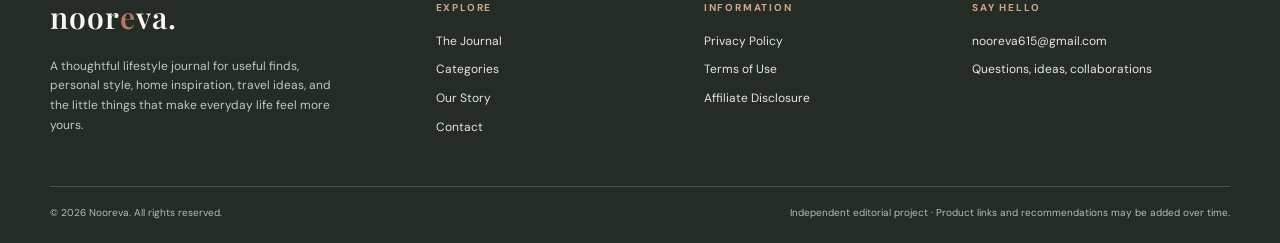
<file: terms.html>
<!doctype html><html lang="en"><head><meta charset="utf-8"><meta name="viewport" content="width=device-width,initial-scale=1"><meta name="description" content="Read Nooreva's terms of use for information about website content, product recommendations, external links, affiliate relationships, intellectual property, and visitor responsibilities."><meta name="theme-color" content="#faf8f3"><title>Nooreva Terms of Use | Website Policies</title><link rel="stylesheet" href="styles.css"></head><body><div class="topline">Thoughtful finds for everyday living</div>
<header class="site-header"><div class="wrap nav">
<a class="brand" href="index.html">noor<span class="dot">e</span>va.</a>
<nav class="navlinks" aria-label="Main navigation">
<a href="index.html">Home</a><a href="blog.html">Blog</a><a href="categories.html">Categories</a><a href="about.html">About</a><a href="contact.html">Contact</a>
</nav>
<div class="navright"><button class="search-toggle" aria-label="Toggle site search">⌕</button><a class="btn" href="blog.html">Read the journal ↗</a><button class="menu-toggle" aria-label="Open navigation" aria-expanded="false">☰</button></div>
</div><div class="wrap search-panel"><form class="search-form" action="blog.html"><input name="q" placeholder="Search articles and ideas…" aria-label="Search articles"><button class="btn" type="submit">Search</button></form></div></header><main><section class="page-hero"><div class="wrap"><div class="eyebrow">Website information</div><h1 style="font-size:clamp(42px,5vw,60px)">Terms of use</h1><p class="lead">A starter terms page for the Nooreva demo.</p></div></section><section class="section wrap"><div class="content-layout"><article class="prose"><div class="legal-note">Important: this is a general template, not legal advice. Have it reviewed and tailor it to your business, jurisdiction, and actual services before publishing.</div><h2>1. Using this website</h2><p>By using Nooreva, visitors should use the website lawfully and respectfully. Do not attempt to disrupt the website, misuse its content, or interfere with other visitors.</p><h2>2. Editorial information</h2><p>Content is intended for general informational purposes. Product details, availability, prices, shipping, warranties, and terms may change. Verify important information with the retailer or manufacturer before purchasing.</p><h2>3. No professional advice</h2><p>Unless specifically stated otherwise, articles are not professional, financial, medical, legal, or other specialist advice. Use your own judgement and seek qualified advice when appropriate.</p><h2>4. External links and affiliate relationships</h2><p>The website may link to third-party sites and may later earn a commission from qualifying purchases. Third-party websites control their own products, services, policies, and transactions. Read our <a href="affiliate-disclosure.html">Affiliate Disclosure</a>.</p><h2>5. Intellectual property</h2><p>Do not republish original Nooreva content without permission, except where allowed by applicable law. Third-party names and marks belong to their respective owners.</p><h2>6. Changes and contact</h2><p>We may update website content and these terms as the project develops. Contact <a href="mailto:nooreva615@gmail.com">nooreva615@gmail.com</a> with questions.</p><p><em>Last updated: October 2026 (demo template).</em></p></article><aside class="sidebar"><h3>Remember</h3><p>Before going live, add your business details and review these terms for the laws that apply to your website and audience.</p></aside></div></section></main><footer class="footer"><div class="wrap"><div class="footer-grid">
<div class="footer-brand"><a class="brand" href="index.html">noor<span class="dot">e</span>va.</a><p>A thoughtful lifestyle journal for useful finds, personal style, home inspiration, travel ideas, and the little things that make everyday life feel more yours.</p></div>
<div><h4>Explore</h4><div class="footer-links"><a href="blog.html">The Journal</a><a href="categories.html">Categories</a><a href="about.html">Our Story</a><a href="contact.html">Contact</a></div></div>
<div><h4>Information</h4><div class="footer-links"><a href="privacy.html">Privacy Policy</a><a href="terms.html">Terms of Use</a><a href="affiliate-disclosure.html">Affiliate Disclosure</a></div></div>
<div><h4>Say hello</h4><div class="footer-links"><a href="mailto:nooreva615@gmail.com">nooreva615@gmail.com</a><span>Questions, ideas, collaborations</span></div></div>
</div><div class="footer-bottom"><span>© <span data-year>2026</span> Nooreva. All rights reserved.</span><span>Independent editorial project · Product links and recommendations may be added over time.</span></div></div></footer><script src="script.js"></script></body></html>
</file>
<file: styles.css>
@import url('https://fonts.googleapis.com/css2?family=DM+Sans:wght@400;500;600;700&family=Playfair+Display:wght@400;500;600&display=swap');
:root{--ink:#202820;--muted:#687067;--paper:#faf8f3;--white:#fff;--green:#304b3a;--green2:#46614c;--sage:#e5e9df;--clay:#b8785d;--line:#e7e4dc;--serif:'Playfair Display',Georgia,serif;--sans:'DM Sans',Arial,sans-serif;--max:1180px}
*{box-sizing:border-box}html{scroll-behavior:smooth}body{margin:0;background:var(--paper);color:var(--ink);font-family:var(--sans);line-height:1.65}img{max-width:100%;display:block}a{color:inherit;text-decoration:none}button,input,textarea,select{font:inherit}button,a{ -webkit-tap-highlight-color:transparent}.wrap{width:min(var(--max),calc(100% - 48px));margin-inline:auto}.topline{background:var(--green);color:#fff;text-align:center;padding:8px 15px;font-size:10px;letter-spacing:.17em;text-transform:uppercase}.site-header{position:sticky;top:0;z-index:30;background:rgba(250,248,243,.96);backdrop-filter:blur(12px);border-bottom:1px solid var(--line)}.nav{min-height:78px;display:flex;align-items:center;justify-content:space-between;gap:28px}.brand{font-family:var(--serif);font-size:31px;letter-spacing:.035em;font-weight:600;white-space:nowrap}.brand .dot{color:var(--clay)}.navlinks{display:flex;align-items:center;gap:27px;font-size:11px;letter-spacing:.11em;text-transform:uppercase}.navlinks a:hover,.text-link:hover{color:var(--clay)}.navright{display:flex;align-items:center;gap:12px}.search-toggle,.menu-toggle{border:0;background:none;cursor:pointer;font-size:19px;padding:8px}.menu-toggle{display:none}.btn{display:inline-flex;align-items:center;justify-content:center;gap:8px;background:var(--green);color:#fff;border:1px solid var(--green);padding:13px 19px;font-size:10px;letter-spacing:.14em;text-transform:uppercase;cursor:pointer;transition:.2s}.btn:hover{background:#203728}.btn-outline{background:transparent;color:var(--ink);border-color:#c9ccc3}.btn-outline:hover{background:#fff}.eyebrow{font-size:10px;letter-spacing:.22em;text-transform:uppercase;font-weight:700;color:var(--clay)}h1,h2,h3,p{margin-top:0}h1,h2,.serif{font-family:var(--serif);font-weight:400;letter-spacing:-.035em}h1{font-size:clamp(45px,6vw,78px);line-height:1.05;margin:16px 0 22px}h2{font-size:clamp(34px,4vw,49px);line-height:1.13;margin:10px 0 18px}h3{font-family:var(--serif);font-size:25px;line-height:1.2;font-weight:400;margin-bottom:10px}.lead{font-size:16px;color:var(--muted);max-width:560px}.muted{color:var(--muted)}.hero{padding:42px 0 72px;display:grid;grid-template-columns:1fr 1.04fr;gap:54px;align-items:center}.hero-copy{padding:28px 0}.hero h1 em{color:var(--green2);font-weight:400}.hero-actions{display:flex;gap:11px;flex-wrap:wrap;margin-top:28px}.hero-meta{margin-top:28px;font-size:11px;color:var(--muted);letter-spacing:.06em}.hero-visual{min-height:520px;position:relative;overflow:hidden;background:#e5e6dc;display:flex;align-items:center;justify-content:center}.hero-visual:before{content:"";position:absolute;width:67%;height:88%;top:7%;left:17%;border-radius:48% 48% 5px 5px;background:#c8d1c1;transform:rotate(-4deg)}.hero-sun{position:absolute;width:160px;height:160px;border-radius:50%;background:#d8aa8e;right:9%;top:8%}.hero-arch{position:absolute;bottom:0;left:29%;width:42%;height:70%;border:1px solid rgba(48,75,58,.5);border-radius:50% 50% 0 0}.hero-words{position:absolute;left:7%;bottom:8%;background:rgba(250,248,243,.95);padding:19px 22px;max-width:255px;z-index:2}.hero-words strong{display:block;font:normal 27px/1.15 var(--serif);margin:8px 0}.hero-words small{font-size:10px;letter-spacing:.15em;text-transform:uppercase;color:var(--clay)}.vertical-label{position:absolute;right:5%;bottom:28%;writing-mode:vertical-rl;font-size:9px;letter-spacing:.2em;text-transform:uppercase;color:var(--green)}.strip{background:var(--sage);text-align:center;padding:16px 12px;font-size:10px;letter-spacing:.18em;text-transform:uppercase;color:var(--green)}.section{padding:78px 0}.section-head{display:flex;align-items:end;justify-content:space-between;gap:28px;margin-bottom:30px}.section-head p{max-width:390px;color:var(--muted);font-size:13px;margin:0}.category-grid{display:grid;grid-template-columns:repeat(4,1fr);gap:15px}.category-card{min-height:260px;position:relative;display:flex;align-items:end;overflow:hidden;padding:16px;background:#e7e1d5}.category-card:nth-child(2){background:#dce3d8}.category-card:nth-child(3){background:#ead8cd}.category-card:nth-child(4){background:#d8dfdf}.category-card:before{content:"";position:absolute;width:65%;height:70%;top:7%;left:18%;border-radius:50% 50% 4px 4px;background:rgba(255,255,255,.38);transform:rotate(6deg)}.category-card:nth-child(2):before{background:rgba(48,75,58,.12);transform:rotate(-8deg)}.category-card:nth-child(3):before{border-radius:50%;width:60%;height:60%;left:20%;background:rgba(184,120,93,.22)}.category-card:nth-child(4):before{background:rgba(48,75,58,.12);height:60%}.category-number{position:absolute;top:20px;left:22px;font:italic 40px var(--serif);color:rgba(48,75,58,.55)}.category-label{position:relative;z-index:1;background:rgba(250,248,243,.95);padding:14px 15px;width:100%;display:flex;align-items:center;justify-content:space-between;gap:8px}.category-label b{font:normal 19px var(--serif)}.category-label span{font-size:17px}.feature-grid{display:grid;grid-template-columns:repeat(3,1fr);gap:22px}.feature-card{background:#fff;border:1px solid var(--line)}.feature-image{height:230px;background:#e7e5dc;display:grid;place-items:center;position:relative;overflow:hidden}.feature-image:before{content:"";position:absolute;width:130px;height:165px;border-radius:55% 55% 12px 12px;background:#c4cdbf;transform:rotate(-7deg)}.feature-card:nth-child(2) .feature-image{background:#e7d8cc}.feature-card:nth-child(2) .feature-image:before{background:#c68e70;border-radius:50%;width:150px;height:150px}.feature-card:nth-child(3) .feature-image{background:#dfe4e0}.feature-card:nth-child(3) .feature-image:before{background:#a9bbb0;transform:rotate(10deg);width:150px;height:175px}.image-word{position:relative;z-index:1;font:italic 24px var(--serif);color:rgba(32,40,32,.75)}.feature-content{padding:20px}.tag{font-size:9px;letter-spacing:.16em;text-transform:uppercase;color:var(--clay);font-weight:700}.feature-content p{font-size:13px;color:var(--muted);margin:8px 0 14px}.text-link{font-size:10px;letter-spacing:.14em;text-transform:uppercase;font-weight:700}.split-story{background:#e9ebe4}.story-inner{display:grid;grid-template-columns:1fr 1fr;gap:65px;align-items:center;padding:76px 0}.story-art{min-height:360px;background:var(--green);color:var(--paper);display:flex;align-items:center;justify-content:center;flex-direction:column;position:relative;overflow:hidden;text-align:center}.story-art:before,.story-art:after{content:"";position:absolute;border:1px solid rgba(255,255,255,.25);border-radius:50%;width:290px;height:290px}.story-art:after{width:225px;height:225px}.story-art span{position:relative;z-index:1;font-size:10px;letter-spacing:.2em;text-transform:uppercase}.story-art strong{position:relative;z-index:1;font:normal 48px/1.15 var(--serif);margin:18px 0}.story-copy p{color:var(--muted);font-size:14px}.story-points{display:grid;grid-template-columns:repeat(3,1fr);gap:12px;margin-top:26px}.story-points div{border-top:1px solid #c8cec3;padding-top:12px}.story-points b{font:normal 18px var(--serif);display:block}.story-points small{color:var(--muted);font-size:10px}.article-grid{display:grid;grid-template-columns:repeat(3,1fr);gap:20px}.article-card{border-bottom:1px solid var(--line);padding-bottom:20px}.article-art{height:185px;background:#e4e0d6;display:grid;place-items:center;margin-bottom:18px;position:relative;overflow:hidden}.article-card:nth-child(2) .article-art{background:#dce4d9}.article-card:nth-child(3) .article-art{background:#ead8cd}.article-art span{font:italic 42px var(--serif);color:rgba(48,75,58,.55)}.article-card h3{margin:9px 0;font-size:23px}.article-card p{font-size:13px;color:var(--muted)}.article-meta{font-size:9px;letter-spacing:.14em;text-transform:uppercase;color:var(--clay)}.newsletter{background:#f0ede5;text-align:center;padding:72px 24px}.newsletter .lead{margin:0 auto 24px;font-size:14px}.newsletter-actions{display:flex;justify-content:center;gap:10px;flex-wrap:wrap}.footer{background:#242c25;color:#f8f6ef;padding:54px 0 22px}.footer-grid{display:grid;grid-template-columns:1.5fr 1fr 1fr 1.1fr;gap:34px}.footer .brand{font-size:30px}.footer p{font-size:12px;color:#c2c8bf;max-width:290px;margin-top:14px}.footer h4{font-size:10px;letter-spacing:.18em;text-transform:uppercase;color:#d4a58d;margin:7px 0 15px}.footer-links{display:grid;gap:9px;font-size:12px;color:#e4e7e0}.footer-links a:hover{color:#d4a58d}.footer-bottom{border-top:1px solid #4a514a;margin-top:38px;padding-top:18px;display:flex;justify-content:space-between;gap:18px;flex-wrap:wrap;font-size:10px;color:#b7beb5}.search-panel{display:none;padding:0 0 18px}.search-panel.open{display:block}.search-form{display:flex;gap:8px}.search-form input{flex:1;min-width:0;border:1px solid var(--line);background:#fff;padding:12px 14px}.page-hero{padding:70px 0 54px;text-align:center;background:#e9ebe4}.page-hero .lead{margin:0 auto}.content-layout{display:grid;grid-template-columns:minmax(0,760px) 270px;gap:55px;align-items:start}.prose{font-size:15px;color:#454c45}.prose h2{font-size:32px;margin-top:35px}.prose h3{margin-top:25px}.prose ul{padding-left:22px}.sidebar{background:#fff;border:1px solid var(--line);padding:22px}.sidebar h3{font-size:22px}.sidebar p{font-size:12px;color:var(--muted)}.blog-tools{display:flex;gap:12px;flex-wrap:wrap;margin-bottom:25px}.blog-tools input,.blog-tools select{padding:11px 13px;border:1px solid var(--line);background:#fff}.blog-tools input{flex:1;min-width:180px}.post-list{display:grid;gap:18px}.post-row{display:grid;grid-template-columns:150px 1fr;gap:20px;background:#fff;border:1px solid var(--line);padding:14px}.post-thumb{min-height:145px;background:#dce3d8;display:grid;place-items:center;font:italic 30px var(--serif);color:#607563}.post-row:nth-child(even) .post-thumb{background:#ead8cd;color:#9c6b52}.post-row h3{margin:7px 0;font-size:24px}.post-row p{font-size:13px;color:var(--muted);margin-bottom:10px}.contact-grid{display:grid;grid-template-columns:.8fr 1.2fr;gap:50px}.contact-card{background:#e9ebe4;padding:28px}.contact-form{display:grid;gap:15px}.contact-form label{font-size:11px;letter-spacing:.1em;text-transform:uppercase}.contact-form input,.contact-form textarea,.contact-form select{display:block;width:100%;margin-top:7px;padding:13px;border:1px solid var(--line);background:#fff;outline-color:var(--green)}.contact-form textarea{min-height:150px;resize:vertical}.form-note{font-size:11px;color:var(--muted)}.empty-state{display:none;padding:25px;background:#fff;border:1px solid var(--line);color:var(--muted)}.legal-note{font-size:12px;color:var(--muted);padding:14px;background:#f0ede5;border-left:3px solid var(--clay)}@media(max-width:900px){.navlinks{gap:14px;font-size:10px}.navright .btn{display:none}.hero{gap:30px}.hero-visual{min-height:440px}.category-grid{grid-template-columns:repeat(2,1fr)}.footer-grid{grid-template-columns:repeat(2,1fr)}.content-layout{grid-template-columns:1fr;gap:28px}.sidebar{max-width:none}.story-inner{gap:35px}}@media(max-width:650px){.wrap{width:min(var(--max),calc(100% - 34px))}.nav{min-height:68px}.brand{font-size:27px}.menu-toggle{display:block}.navlinks{display:none;position:absolute;top:68px;left:0;right:0;background:var(--paper);border-bottom:1px solid var(--line);padding:18px 24px;flex-direction:column;align-items:flex-start;gap:18px}.navlinks.open{display:flex}.hero{grid-template-columns:1fr;padding:26px 0 48px;gap:28px}.hero-copy{padding:8px 0}.hero h1{font-size:54px}.hero-visual{min-height:365px}.section{padding:58px 0}.section-head{display:block}.section-head p{margin-top:14px}.category-grid{gap:10px}.category-card{min-height:220px;padding:10px}.category-label{padding:12px}.category-label b{font-size:16px}.feature-grid,.article-grid{grid-template-columns:1fr}.feature-image{height:215px}.story-inner{grid-template-columns:1fr;padding:58px 0}.story-art{min-height:280px}.story-art strong{font-size:40px}.story-points{gap:9px}.story-points b{font-size:16px}.newsletter{padding:55px 17px}.footer-grid{grid-template-columns:1fr 1fr;gap:28px}.footer-brand{grid-column:1/-1}.footer-bottom{display:block}.footer-bottom span{display:block;margin-top:8px}.page-hero{padding:52px 0 42px}.contact-grid{grid-template-columns:1fr;gap:24px}.post-row{grid-template-columns:95px 1fr;gap:13px;padding:10px}.post-thumb{min-height:115px}.post-row h3{font-size:20px}.post-row p{font-size:12px}.content-layout{gap:20px}}@media(prefers-reduced-motion:reduce){html{scroll-behavior:auto}*{transition:none!important}}
</file>
